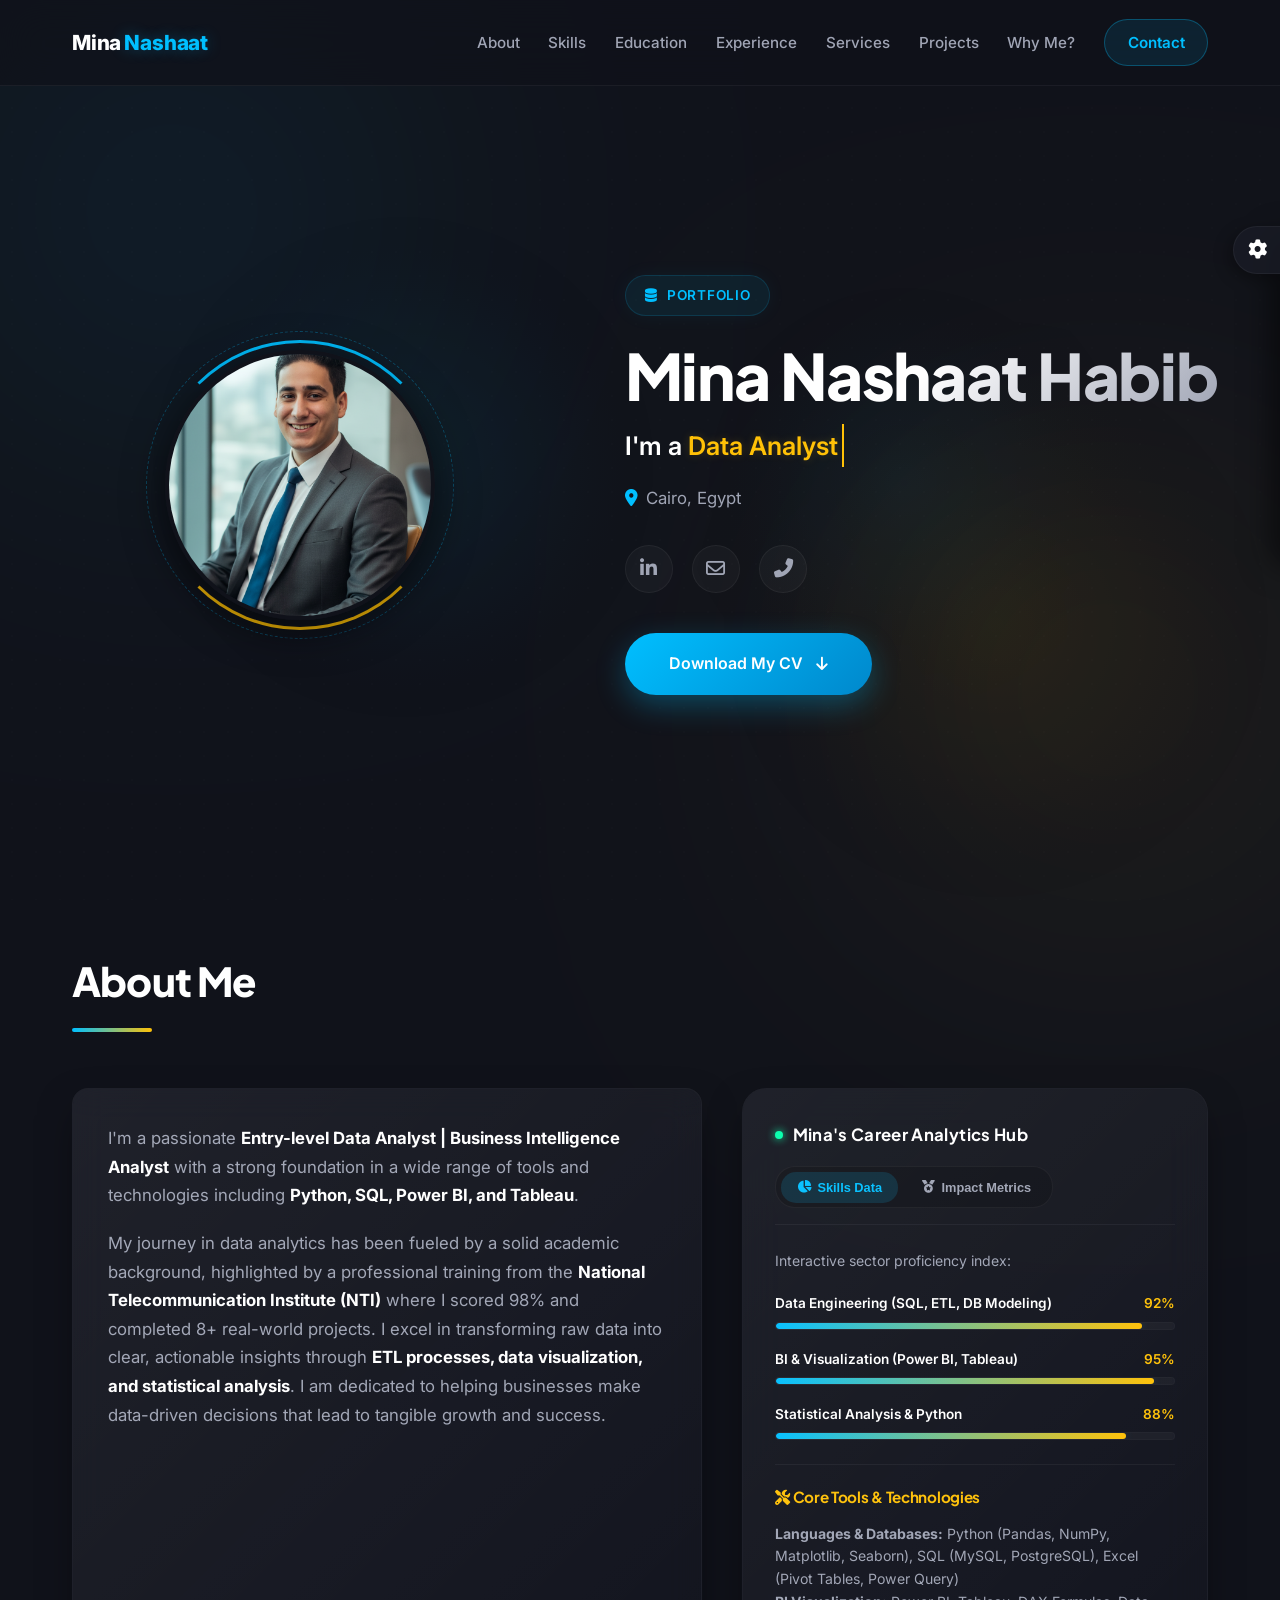
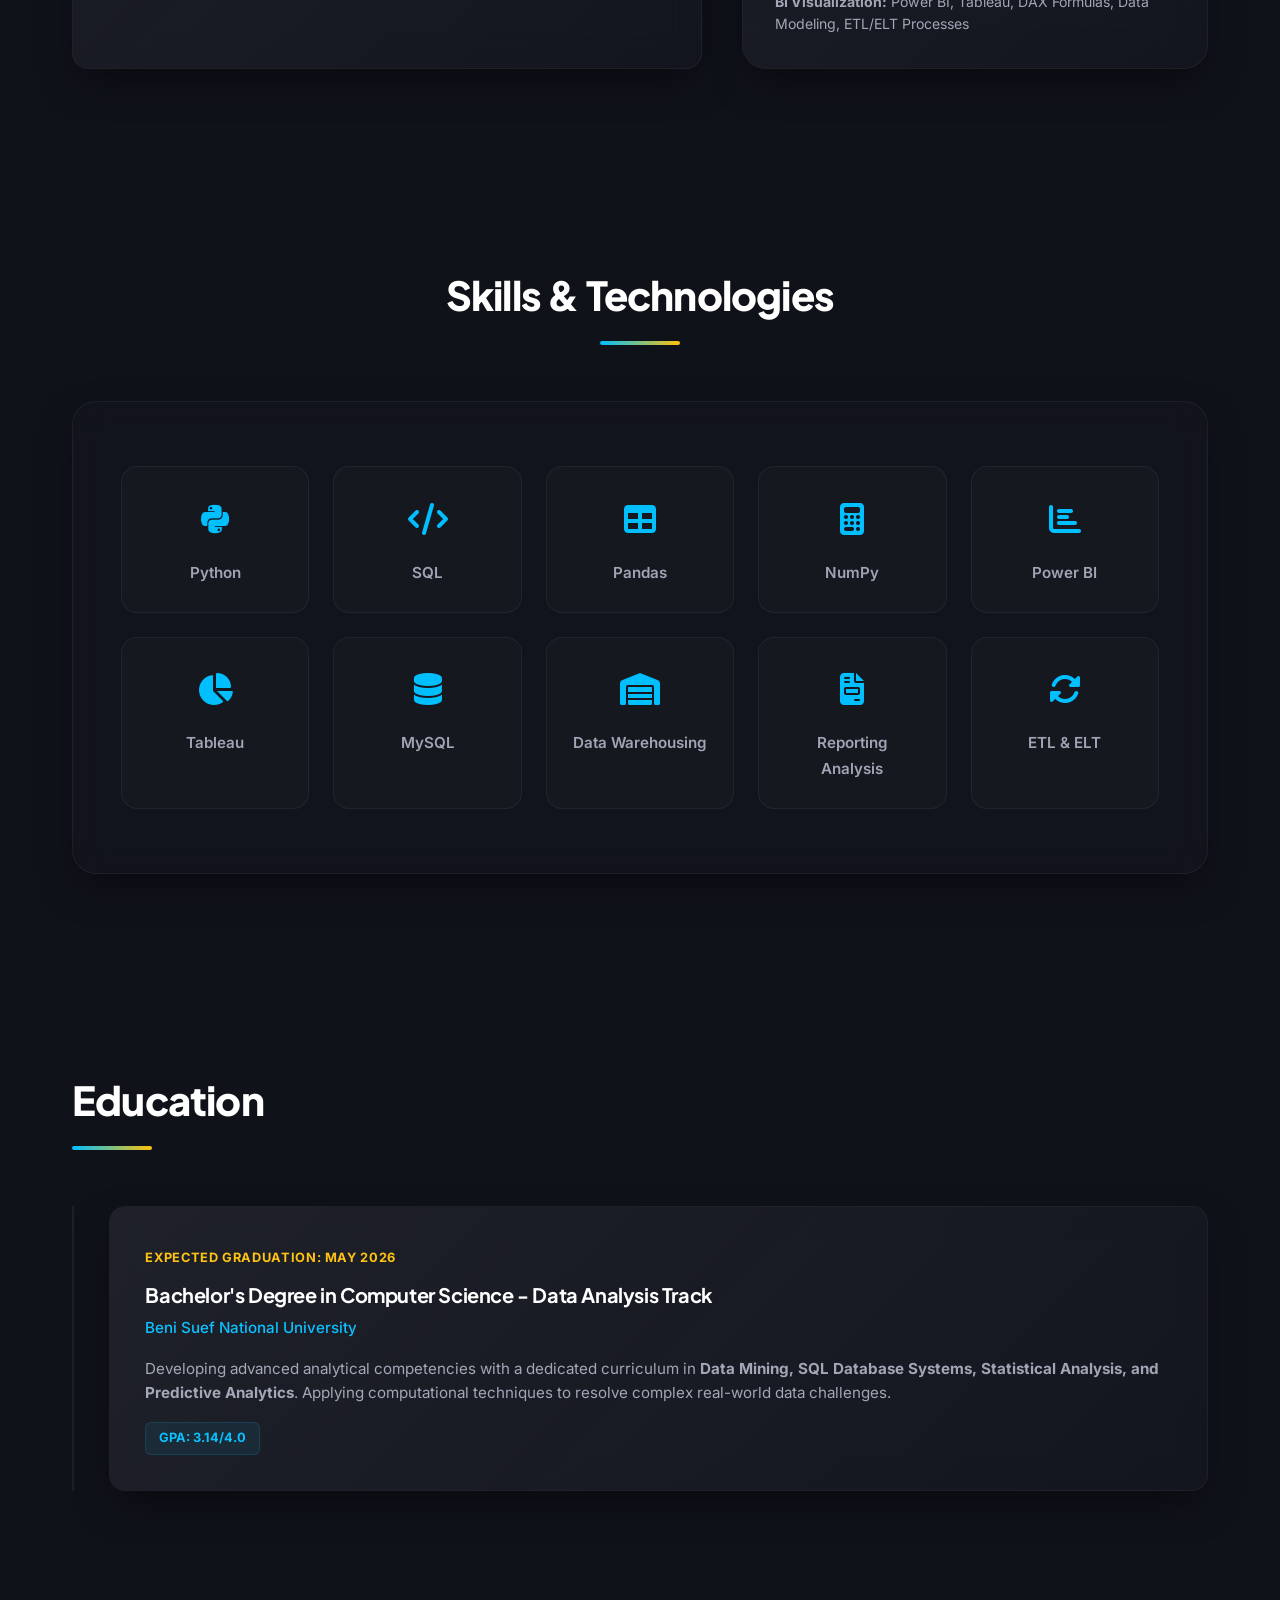
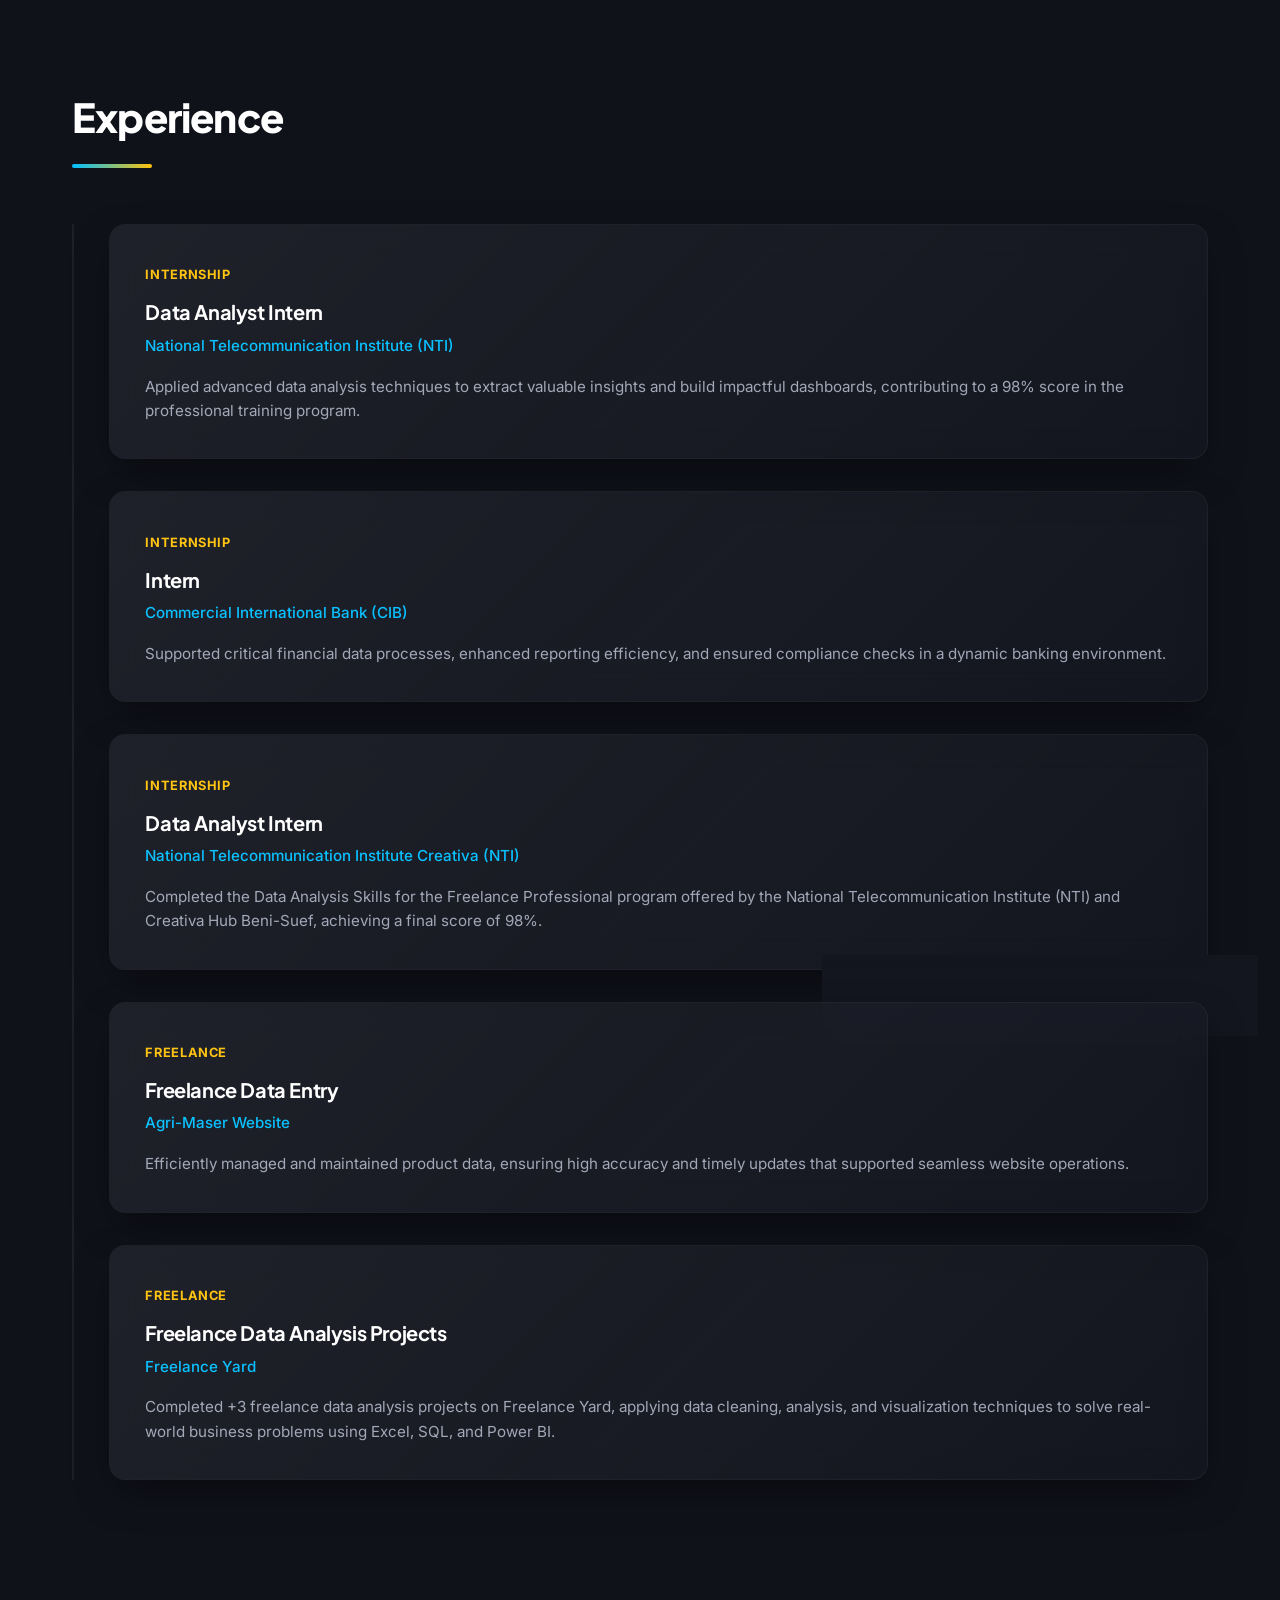
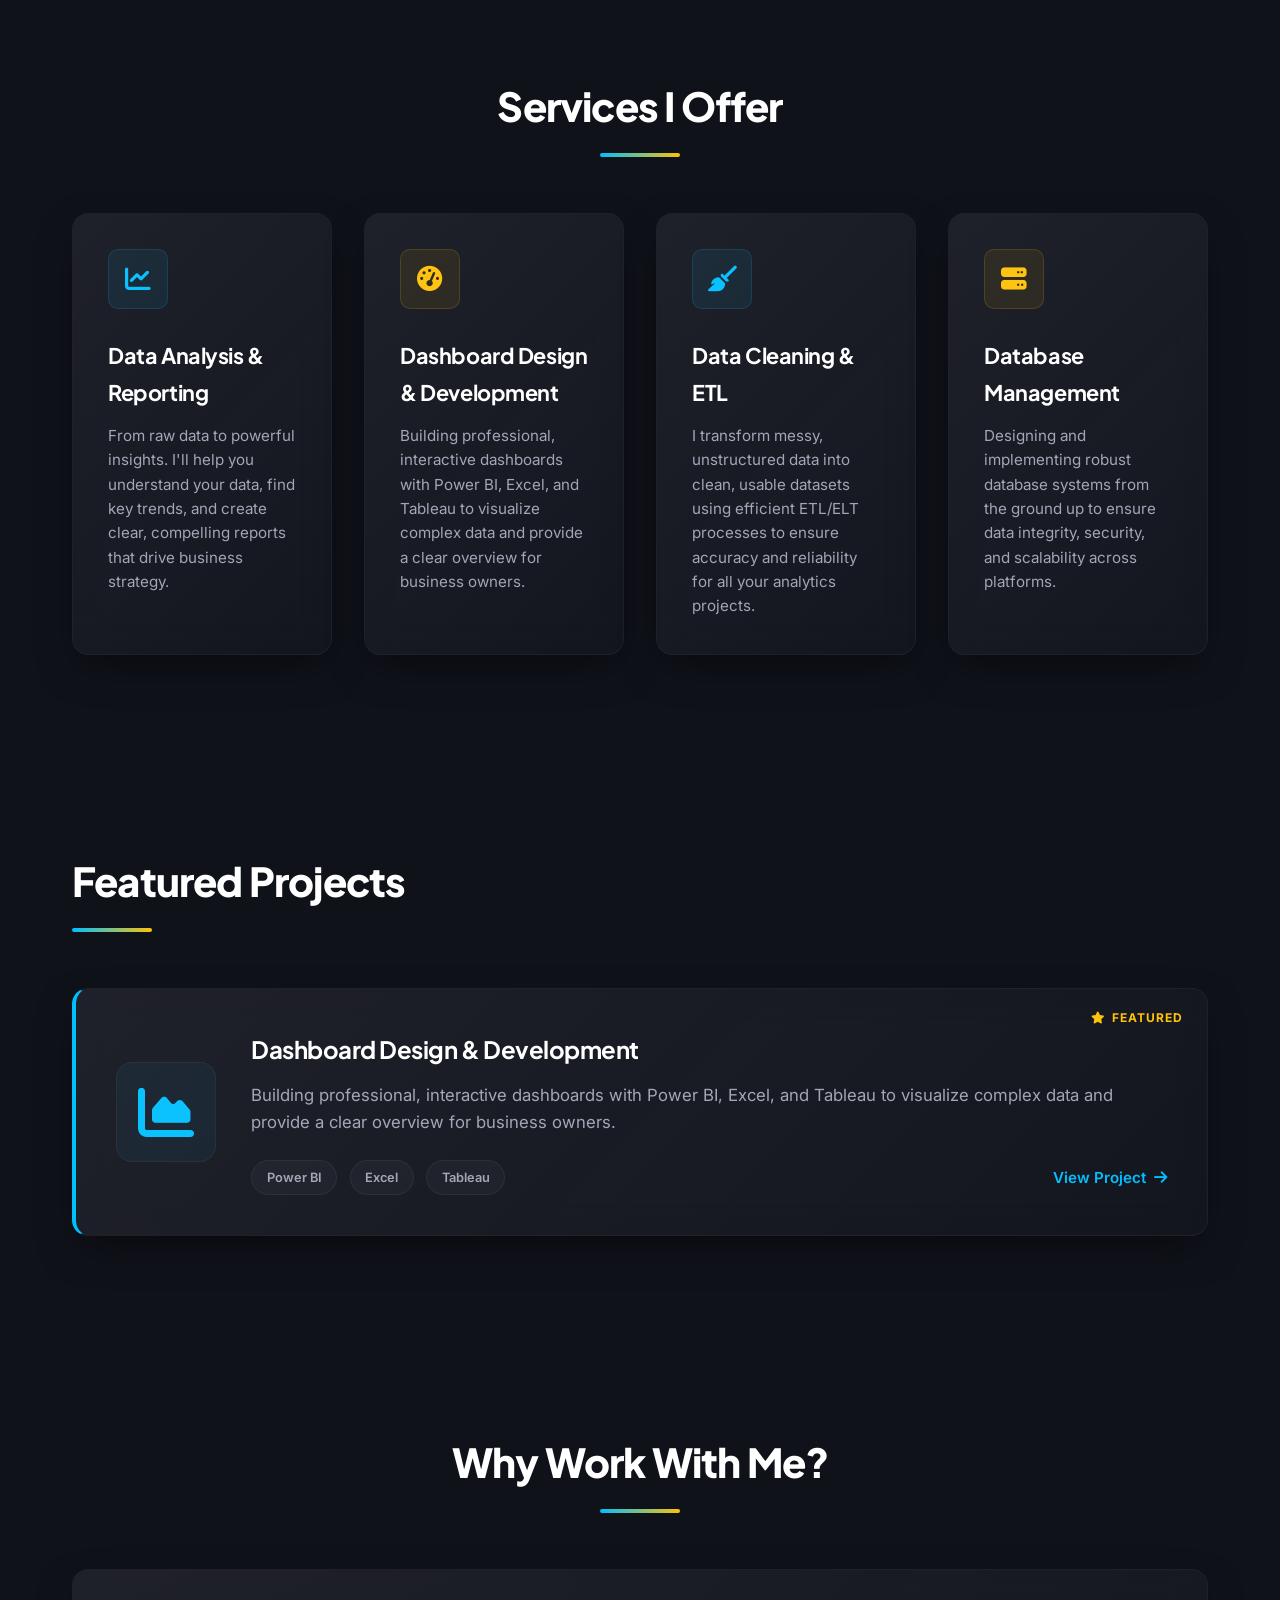
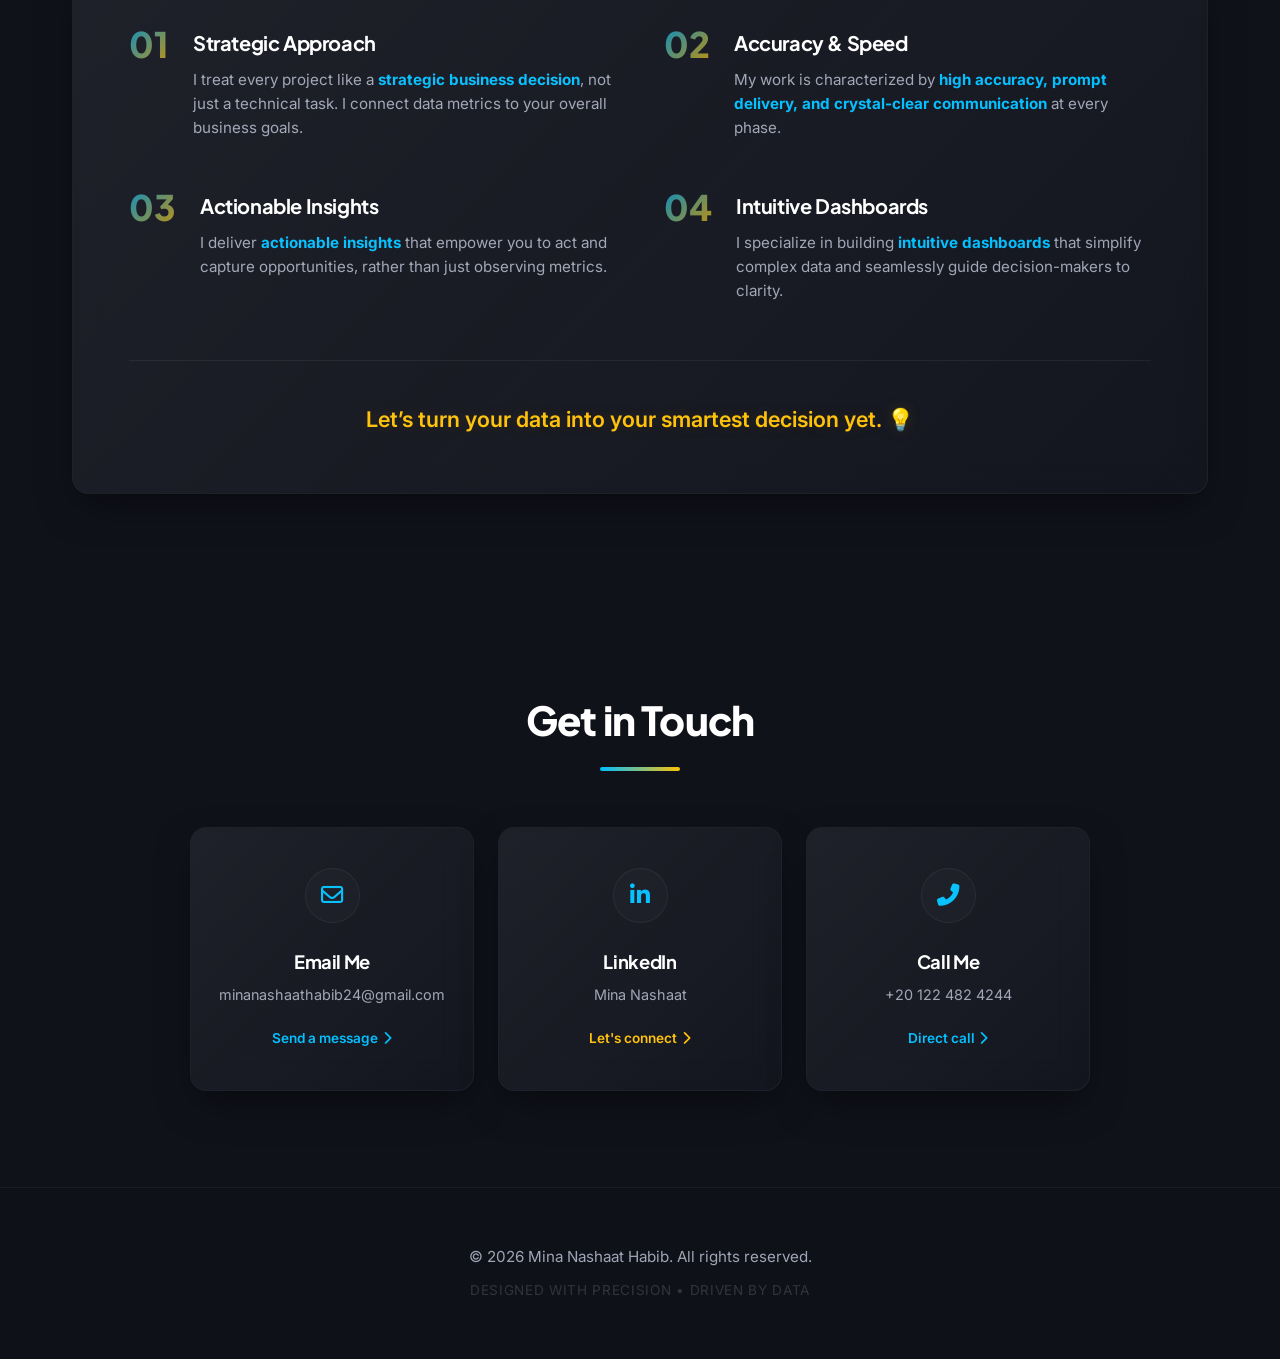
<file: index.html>
<!DOCTYPE html>
<html lang="en">
<head>
    <meta charset="UTF-8">
    <meta name="viewport" content="width=device-width, initial-scale=1.0">
    <title>Mina Nashaat Habib Botros | Portfolio</title>
    <meta name="description" content="Portfolio of Mina Nashaat Habib Botros - Entry-level Data Analyst and Junior Data Analyst based in Cairo, Egypt. Discover services, projects, and insights.">
    
    <!-- Premium Fonts -->
    <link rel="preconnect" href="https://fonts.googleapis.com">
    <link rel="preconnect" href="https://fonts.gstatic.com" crossorigin>
    <link href="https://fonts.googleapis.com/css2?family=Inter:wght@300;400;500;600;700&family=Plus+Jakarta+Sans:wght@400;500;600;700;800&display=swap" rel="stylesheet">
    
    <!-- Icon Library -->
    <link rel="stylesheet" href="https://cdnjs.cloudflare.com/ajax/libs/font-awesome/6.5.2/css/all.min.css">
    
    <!-- Custom Style System -->
    <link rel="stylesheet" href="style.css">
</head>
<body>
    <!-- Ambient Moving Background -->
    <canvas id="ambient-canvas"></canvas>
    
    <!-- Background Noise & Glow Overlays -->
    <div class="bg-glow bg-glow-blue"></div>
    <div class="bg-glow bg-glow-yellow"></div>
    <div class="noise-overlay"></div>

    <!-- Header & Navigation -->
    <header>
        <nav class="nav-container">
            <div class="logo">
                <span class="logo-text">Mina</span><span class="logo-accent">Nashaat</span>
            </div>
            <div class="nav-links">
                <a href="#about" class="nav-link active">About</a>
                <a href="#skills-box" class="nav-link">Skills</a>
                <a href="#education" class="nav-link">Education</a>
                <a href="#experience" class="nav-link">Experience</a>
                <a href="#services" class="nav-link">Services</a>
                <a href="#projects" class="nav-link">Projects</a>
                <a href="#why-me" class="nav-link">Why Me?</a>
                <a href="#contact" class="nav-link contact-btn">Contact</a>
            </div>
            <button class="menu-toggle" aria-label="Toggle navigation menu" id="menuToggle">
                <i class="fas fa-bars"></i>
            </button>
        </nav>
    </header>

    <main>
        <!-- Hero Section -->
        <section class="hero-section" id="hero">
            <div class="hero-container">
                <div class="hero-avatar-wrapper">
                    <div class="glowing-ring ring-one"></div>
                    <div class="glowing-ring ring-two"></div>
                    <img src="Gemini.png" alt="Mina Nashaat" class="profile-img">
                </div>
                <div class="hero-content">
                    <div class="badge-premium"><i class="fas fa-database"></i> Portfolio</div>
                    <h1 class="hero-title">Mina Nashaat Habib</h1>
                    <div class="roles-wrapper">
                        <span class="roles-label">I'm a </span>
                        <span class="roles-typing" id="rolesTyping"></span>
                    </div>
                    <p class="location"><i class="fas fa-map-marker-alt"></i> Cairo, Egypt</p>
                    <div class="social-icons">
                        <a href="https://www.linkedin.com/in/mina-nashaat-901638364" target="_blank" aria-label="LinkedIn"><i class="fab fa-linkedin-in"></i></a>
                        <a href="mailto:minanashaathabib24@gmail.com" aria-label="Email"><i class="far fa-envelope"></i></a>
                        <a href="tel:+201224824244" aria-label="Phone"><i class="fas fa-phone-alt"></i></a>
                    </div>
                    <div class="hero-actions">
                        <a class="btn-primary" href="Mina Nashaat – Data Analyst Cv.pdf" download>
                            <span>Download My CV</span>
                            <i class="fas fa-arrow-down"></i>
                        </a>
                    </div>
                </div>
            </div>
        </section>

        <!-- About Me Section -->
        <section id="about" class="page-section section-padding">
            <div class="section-header">
                <h2>About Me</h2>
                <div class="header-line"></div>
            </div>
            <div class="about-grid">
                <div class="about-text-card card">
                    <p class="lead-text">
                        I'm a passionate <strong>Entry-level Data Analyst | Business Intelligence Analyst</strong> with a strong foundation in a wide range of tools and technologies including <strong>Python, SQL, Power BI, and Tableau</strong>.
                    </p>
                    <p>
                        My journey in data analytics has been fueled by a solid academic background, highlighted by a professional training from the <strong>National Telecommunication Institute (NTI)</strong> where I scored 98% and completed 8+ real-world projects. I excel in transforming raw data into clear, actionable insights through <strong>ETL processes, data visualization, and statistical analysis</strong>. I am dedicated to helping businesses make data-driven decisions that lead to tangible growth and success.
                    </p>
                </div>

                <!-- Interactive Data Analyst Dashboard Widget -->
                <div class="interactive-dashboard card">
                    <div class="dashboard-header">
                        <div class="dashboard-title-wrapper">
                            <span class="dashboard-dot pulsing"></span>
                            <span class="dashboard-title">Mina's Career Analytics Hub</span>
                        </div>
                        <div class="dashboard-tabs">
                            <button class="dash-tab-btn active" id="btn-tab-skills" onclick="switchDashboardTab('skills')"><i class="fas fa-chart-pie"></i> Skills Data</button>
                            <button class="dash-tab-btn" id="btn-tab-milestones" onclick="switchDashboardTab('milestones')"><i class="fas fa-medal"></i> Impact Metrics</button>
                        </div>
                    </div>
                    
                    <div class="dashboard-content-box">
                        <!-- Skills Tab Content -->
                        <div id="dash-tab-skills" class="dash-content-pane active">
                            <p class="dash-pane-intro">Interactive sector proficiency index:</p>
                            <div class="interactive-chart-container">
                                <div class="chart-metric-bar">
                                    <div class="bar-info">
                                        <span>Data Engineering (SQL, ETL, DB Modeling)</span>
                                        <span class="bar-pct">92%</span>
                                    </div>
                                    <div class="bar-track">
                                        <div class="bar-fill" style="width: 92%; background: linear-gradient(90deg, var(--accent-blue) 0%, var(--accent-yellow) 100%);"></div>
                                    </div>
                                </div>
                                <div class="chart-metric-bar">
                                    <div class="bar-info">
                                        <span>BI & Visualization (Power BI, Tableau)</span>
                                        <span class="bar-pct">95%</span>
                                    </div>
                                    <div class="bar-track">
                                        <div class="bar-fill" style="width: 95%; background: linear-gradient(90deg, var(--accent-blue) 0%, var(--accent-yellow) 100%);"></div>
                                    </div>
                                </div>
                                <div class="chart-metric-bar">
                                    <div class="bar-info">
                                        <span>Statistical Analysis & Python</span>
                                        <span class="bar-pct">88%</span>
                                    </div>
                                    <div class="bar-track">
                                        <div class="bar-fill" style="width: 88%; background: linear-gradient(90deg, var(--accent-blue) 0%, var(--accent-yellow) 100%);"></div>
                                    </div>
                                </div>
                            </div>
                            
                            <div class="skills-detail-box" style="margin-top: 1.5rem; border-top: 1px solid var(--border-color); padding-top: 1.2rem;">
                                <h4 style="font-size: 0.95rem; margin-bottom: 0.8rem; color: var(--accent-yellow);"><i class="fas fa-tools"></i> Core Tools & Technologies</h4>
                                <p style="font-size: 0.88rem; color: var(--text-muted); line-height: 1.6;">
                                    <strong>Languages & Databases:</strong> Python (Pandas, NumPy, Matplotlib, Seaborn), SQL (MySQL, PostgreSQL), Excel (Pivot Tables, Power Query)
                                    <br>
                                    <strong>BI Visualization:</strong> Power BI, Tableau, DAX Formulas, Data Modeling, ETL/ELT Processes
                                </p>
                            </div>
                        </div>
                        
                        <!-- Milestones Tab Content -->
                        <div id="dash-tab-milestones" class="dash-content-pane">
                            <p class="dash-pane-intro">Key training & career analytics benchmarks:</p>
                            <div class="metrics-grid">
                                <div class="metric-mini-card">
                                    <span class="metric-num">98%</span>
                                    <span class="metric-lbl">NTI / CIB Score</span>
                                </div>
                                <div class="metric-mini-card">
                                    <span class="metric-num">8+</span>
                                    <span class="metric-lbl">Real-World Projects</span>
                                </div>
                                <div class="metric-mini-card">
                                    <span class="metric-num">120+</span>
                                    <span class="metric-lbl">Training Hours</span>
                                </div>
                            </div>
                            
                            <div class="milestones-detail-box" style="margin-top: 1.5rem; border-top: 1px solid var(--border-color); padding-top: 1.2rem; display: flex; flex-direction: column; gap: 0.6rem;">
                                <h4 style="font-size: 0.95rem; margin-bottom: 0.2rem; color: var(--accent-blue);"><i class="fas fa-award"></i> Verified Credentials</h4>
                                <div class="cert-item" style="font-size: 0.88rem; color: var(--text-muted); display: flex; align-items: center; gap: 0.5rem;">
                                    <i class="fas fa-check-circle" style="color: var(--accent-yellow); font-size: 0.8rem;"></i> <span><strong>NTI Data Analytics Training:</strong> Score 98% (Jul 2025)</span>
                                </div>
                                <div class="cert-item" style="font-size: 0.88rem; color: var(--text-muted); display: flex; align-items: center; gap: 0.5rem;">
                                    <i class="fas fa-check-circle" style="color: var(--accent-yellow); font-size: 0.8rem;"></i> <span><strong>CIB Internship (Data Track):</strong> Score 98% (Jul 2025)</span>
                                </div>
                                <div class="cert-item" style="font-size: 0.88rem; color: var(--text-muted); display: flex; align-items: center; gap: 0.5rem;">
                                    <i class="fas fa-check-circle" style="color: var(--accent-yellow); font-size: 0.8rem;"></i> <span><strong>NTI Creativa Hub Trainee:</strong> Certified Graduate (Oct 2025)</span>
                                </div>
                            </div>
                        </div>
                    </div>
                </div>
            </div>
        </section>

        <!-- Skills & Technologies -->
        <section class="page-section section-padding" id="skills-box">
            <div class="section-header text-center">
                <h2>Skills & Technologies</h2>
                <div class="header-line center"></div>
            </div>
            <div class="skills-wrapper">
                <div class="skills-grid">
                    <div class="skill-item">
                        <div class="skill-icon"><i class="fab fa-python"></i></div>
                        <span class="skill-name">Python</span>
                    </div>
                    <div class="skill-item">
                        <div class="skill-icon"><i class="fas fa-code"></i></div>
                        <span class="skill-name">SQL</span>
                    </div>
                    <div class="skill-item">
                        <div class="skill-icon"><i class="fas fa-table"></i></div>
                        <span class="skill-name">Pandas</span>
                    </div>
                    <div class="skill-item">
                        <div class="skill-icon"><i class="fas fa-calculator"></i></div>
                        <span class="skill-name">NumPy</span>
                    </div>
                    <div class="skill-item">
                        <div class="skill-icon"><i class="fas fa-chart-bar"></i></div>
                        <span class="skill-name">Power BI</span>
                    </div>
                    <div class="skill-item">
                        <div class="skill-icon"><i class="fas fa-chart-pie"></i></div>
                        <span class="skill-name">Tableau</span>
                    </div>
                    <div class="skill-item">
                        <div class="skill-icon"><i class="fas fa-database"></i></div>
                        <span class="skill-name">MySQL</span>
                    </div>
                    <div class="skill-item">
                        <div class="skill-icon"><i class="fas fa-warehouse"></i></div>
                        <span class="skill-name">Data Warehousing</span>
                    </div>
                    <div class="skill-item">
                        <div class="skill-icon"><i class="fas fa-file-invoice"></i></div>
                        <span class="skill-name">Reporting Analysis</span>
                    </div>
                    <div class="skill-item">
                        <div class="skill-icon"><i class="fas fa-sync-alt"></i></div>
                        <span class="skill-name">ETL & ELT</span>
                    </div>
                </div>
            </div>
        </section>

        <!-- Education Section -->
        <section id="education" class="page-section section-padding">
            <div class="section-header">
                <h2>Education</h2>
                <div class="header-line"></div>
            </div>
            
            <div class="timeline">
                <div class="timeline-item card">
                    <div class="timeline-dot"></div>
                    <span class="timeline-date">Expected Graduation: May 2026</span>
                    <h4 class="timeline-title">Bachelor's Degree in Computer Science - Data Analysis Track</h4>
                    <span class="timeline-subtitle">Beni Suef National University</span>
                    <p class="timeline-desc">
                        Developing advanced analytical competencies with a dedicated curriculum in <strong>Data Mining, SQL Database Systems, Statistical Analysis, and Predictive Analytics</strong>. Applying computational techniques to resolve complex real-world data challenges.
                    </p>
                    <div class="timeline-tag">GPA: 3.14/4.0</div>
                </div>
            </div>
        </section>

        <!-- Experience Section -->
        <section id="experience" class="page-section section-padding">
            <div class="section-header">
                <h2>Experience</h2>
                <div class="header-line"></div>
            </div>
            
            <div class="timeline">
                <div class="timeline-item card">
                    <div class="timeline-dot"></div>
                    <span class="timeline-date">Internship</span>
                    <h4 class="timeline-title">Data Analyst Intern</h4>
                    <span class="timeline-subtitle">National Telecommunication Institute (NTI)</span>
                    <p class="timeline-desc">
                        Applied advanced data analysis techniques to extract valuable insights and build impactful dashboards, contributing to a 98% score in the professional training program.
                    </p>
                </div>
                <div class="timeline-item card">
                    <div class="timeline-dot"></div>
                    <span class="timeline-date">Internship</span>
                    <h4 class="timeline-title">Intern</h4>
                    <span class="timeline-subtitle">Commercial International Bank (CIB)</span>
                    <p class="timeline-desc">
                        Supported critical financial data processes, enhanced reporting efficiency, and ensured compliance checks in a dynamic banking environment.
                    </p>
                </div>
                <div class="timeline-item card">
                    <div class="timeline-dot"></div>
                    <span class="timeline-date">Internship</span>
                    <h4 class="timeline-title">Data Analyst Intern</h4>
                    <span class="timeline-subtitle">National Telecommunication Institute Creativa (NTI)</span>
                    <p class="timeline-desc">
                        Completed the Data Analysis Skills for the Freelance Professional program offered by the National Telecommunication Institute (NTI) and Creativa Hub Beni-Suef, achieving a final score of 98%.
                    </p>
                </div>
                <div class="timeline-item card">
                    <div class="timeline-dot"></div>
                    <span class="timeline-date">Freelance</span>
                    <h4 class="timeline-title">Freelance Data Entry</h4>
                    <span class="timeline-subtitle">Agri-Maser Website</span>
                    <p class="timeline-desc">
                        Efficiently managed and maintained product data, ensuring high accuracy and timely updates that supported seamless website operations.
                    </p>
                </div>
                <div class="timeline-item card">
                    <div class="timeline-dot"></div>
                    <span class="timeline-date">Freelance</span>
                    <h4 class="timeline-title">Freelance Data Analysis Projects</h4>
                    <span class="timeline-subtitle">Freelance Yard</span>
                    <p class="timeline-desc">
                        Completed +3 freelance data analysis projects on Freelance Yard, applying data cleaning, analysis, and visualization techniques to solve real-world business problems using Excel, SQL, and Power BI.
                    </p>
                </div>
            </div>
        </section>

        <!-- Services Section -->
        <section id="services" class="page-section section-padding">
            <div class="section-header text-center">
                <h2>Services I Offer</h2>
                <div class="header-line center"></div>
            </div>
            <div class="services-grid">
                <div class="service-card card">
                    <div class="service-icon-wrapper">
                        <i class="fas fa-chart-line"></i>
                    </div>
                    <h3>Data Analysis & Reporting</h3>
                    <p>From raw data to powerful insights. I'll help you understand your data, find key trends, and create clear, compelling reports that drive business strategy.</p>
                </div>
                <div class="service-card card">
                    <div class="service-icon-wrapper">
                        <i class="fas fa-tachometer-alt"></i>
                    </div>
                    <h3>Dashboard Design & Development</h3>
                    <p>Building professional, interactive dashboards with Power BI, Excel, and Tableau to visualize complex data and provide a clear overview for business owners.</p>
                </div>
                <div class="service-card card">
                    <div class="service-icon-wrapper">
                        <i class="fas fa-broom"></i>
                    </div>
                    <h3>Data Cleaning & ETL</h3>
                    <p>I transform messy, unstructured data into clean, usable datasets using efficient ETL/ELT processes to ensure accuracy and reliability for all your analytics projects.</p>
                </div>
                <div class="service-card card">
                    <div class="service-icon-wrapper">
                        <i class="fas fa-server"></i>
                    </div>
                    <h3>Database Management</h3>
                    <p>Designing and implementing robust database systems from the ground up to ensure data integrity, security, and scalability across platforms.</p>
                </div>
            </div>
        </section>

        <!-- Projects Section -->
        <section id="projects" class="page-section section-padding">
            <div class="section-header">
                <h2>Featured Projects</h2>
                <div class="header-line"></div>
            </div>
            <div class="projects-grid">
                <a href="about.html" target="_blank" class="project-card-link">
                    <div class="project-card card">
                        <div class="project-badge"><i class="fas fa-star"></i> Featured</div>
                        <div class="project-icon"><i class="fas fa-chart-area"></i></div>
                        <div class="project-content">
                            <h3>Dashboard Design & Development</h3>
                            <p>
                                Building professional, interactive dashboards with Power BI, Excel, and Tableau to visualize complex data and provide a clear overview for business owners.
                            </p>
                            <div class="project-footer">
                                <span class="project-tech">Power BI</span>
                                <span class="project-tech">Excel</span>
                                <span class="project-tech">Tableau</span>
                                <span class="view-link">View Project <i class="fas fa-arrow-right"></i></span>
                            </div>
                        </div>
                    </div>
                </a>
            </div>
        </section>

        <!-- Why Work With Me Section -->
        <section id="why-me" class="page-section section-padding">
            <div class="section-header text-center">
                <h2>Why Work With Me?</h2>
                <div class="header-line center"></div>
            </div>
            <div class="why-me-container card">
                <div class="why-me-grid">
                    <div class="why-me-item">
                        <div class="why-me-number">01</div>
                        <div class="why-me-content">
                            <h4>Strategic Approach</h4>
                            <p>I treat every project like a <strong>strategic business decision</strong>, not just a technical task. I connect data metrics to your overall business goals.</p>
                        </div>
                    </div>
                    <div class="why-me-item">
                        <div class="why-me-number">02</div>
                        <div class="why-me-content">
                            <h4>Accuracy & Speed</h4>
                            <p>My work is characterized by <strong>high accuracy, prompt delivery, and crystal-clear communication</strong> at every phase.</p>
                        </div>
                    </div>
                    <div class="why-me-item">
                        <div class="why-me-number">03</div>
                        <div class="why-me-content">
                            <h4>Actionable Insights</h4>
                            <p>I deliver <strong>actionable insights</strong> that empower you to act and capture opportunities, rather than just observing metrics.</p>
                        </div>
                    </div>
                    <div class="why-me-item">
                        <div class="why-me-number">04</div>
                        <div class="why-me-content">
                            <h4>Intuitive Dashboards</h4>
                            <p>I specialize in building <strong>intuitive dashboards</strong> that simplify complex data and seamlessly guide decision-makers to clarity.</p>
                        </div>
                    </div>
                </div>
                <div class="why-me-cta">
                    <p class="cta-message">Let’s turn your data into your smartest decision yet. 💡</p>
                </div>
            </div>
        </section>

        <!-- Contact Section -->
        <section id="contact" class="page-section section-padding">
            <div class="section-header text-center">
                <h2>Get in Touch</h2>
                <div class="header-line center"></div>
            </div>
            
            <div class="contact-wrapper">
                <div class="contact-info-cards">
                    <div class="contact-card card clickable" onclick="window.location.href='mailto:minanashaathabib24@gmail.com'">
                        <div class="contact-icon"><i class="far fa-envelope"></i></div>
                        <h3>Email Me</h3>
                        <p class="contact-value">minanashaathabib24@gmail.com</p>
                        <span class="contact-action">Send a message <i class="fas fa-chevron-right"></i></span>
                    </div>
                    
                    <div class="contact-card card clickable" onclick="window.open('https://www.linkedin.com/in/mina-nashaat-901638364', '_blank')">
                        <div class="contact-icon"><i class="fab fa-linkedin-in"></i></div>
                        <h3>LinkedIn</h3>
                        <p class="contact-value">Mina Nashaat</p>
                        <span class="contact-action">Let's connect <i class="fas fa-chevron-right"></i></span>
                    </div>

                    <div class="contact-card card clickable" onclick="window.location.href='tel:+201224824244'">
                        <div class="contact-icon"><i class="fas fa-phone-alt"></i></div>
                        <h3>Call Me</h3>
                        <p class="contact-value">+20 122 482 4244</p>
                        <span class="contact-action">Direct call <i class="fas fa-chevron-right"></i></span>
                    </div>
                </div>
            </div>
        </section>
    </main>

    <!-- Scroll to Top Button -->
    <button class="scroll-to-top" id="scrollTopBtn" aria-label="Scroll to top">
        <i class="fas fa-chevron-up"></i>
    </button>

    <!-- Floating Interactive Theme Switcher Widget -->
    <div class="theme-switcher-widget" id="themeSwitcher">
        <div class="theme-switcher-toggle" id="themeToggleBtn">
            <i class="fas fa-cog"></i>
        </div>
        <div class="theme-switcher-title">Customize Accent</div>
        <div class="theme-options-grid">
            <button class="theme-opt-btn active" data-theme="cyber">
                <span class="theme-color-dot"></span>
                <span>Cyber Sky (Default)</span>
            </button>
            <button class="theme-opt-btn" data-theme="emerald">
                <span class="theme-color-dot"></span>
                <span>Emerald Gold</span>
            </button>
            <button class="theme-opt-btn" data-theme="retro">
                <span class="theme-color-dot"></span>
                <span>Retro Violet</span>
            </button>
        </div>
        <div class="cursor-toggle-wrapper">
            <span class="toggle-switch-lbl">Custom Cursor</span>
            <div class="toggle-switch-btn active" id="cursorToggleSwitch">
                <div class="toggle-switch-knob"></div>
            </div>
        </div>
    </div>

    <!-- Custom Ambient Follow Cursor Elements -->
    <div class="custom-cursor-dot" id="customCursorDot"></div>
    <div class="custom-cursor-ring" id="customCursorRing"></div>

    <footer>
        <div class="footer-container">
            <p>&copy; 2026 Mina Nashaat Habib. All rights reserved.</p>
            <p class="footer-sub">Designed with precision &bull; Driven by Data</p>
        </div>
    </footer>

    <!-- Core Script System -->
    <script src="script.js"></script>
</body>
</html>
</file>
<file: style.css>
/* ==========================================================================
   🎨 Brand Core Design System & Tokens
   ========================================================================== */
:root {
    /* Color Palette */
    --dark-bg: #10121a;
    --dark-primary: #191c26;
    --text-color: #e0e0e0;
    --text-muted: #a0a5b5;
    --accent-blue: #00bfff;
    --accent-blue-rgb: 0, 191, 255;
    --accent-yellow: #ffc107;
    --accent-yellow-rgb: 255, 193, 7;
    
    /* Premium Glassmorphism Tokens */
    --card-bg: rgba(25, 28, 38, 0.45);
    --border-color: rgba(255, 255, 255, 0.05);
    --border-glow-blue: rgba(0, 191, 255, 0.25);
    --border-glow-yellow: rgba(255, 193, 7, 0.25);
    --glass-shadow: 0 16px 40px -10px rgba(0, 0, 0, 0.5);
    
    /* Layout Tokens */
    --max-width: 1200px;
    --border-radius-lg: 24px;
    --border-radius-md: 16px;
    --border-radius-sm: 10px;
    --transition-smooth: all 0.4s cubic-bezier(0.16, 1, 0.3, 1);
    --transition-bounce: all 0.5s cubic-bezier(0.175, 0.885, 0.32, 1.275);
}

/* ==========================================================================
   🧱 Reset & Core Layout Style
   ========================================================================== */
* {
    box-sizing: border-box;
    margin: 0;
    padding: 0;
    scroll-behavior: smooth;
}

body {
    background-color: var(--dark-bg);
    color: var(--text-color);
    font-family: 'Inter', -apple-system, BlinkMacSystemFont, "Segoe UI", Roboto, sans-serif;
    line-height: 1.7;
    overflow-x: hidden;
    position: relative;
    -webkit-font-smoothing: antialiased;
}

h1, h2, h3, h4, h5, h6 {
    font-family: 'Plus Jakarta Sans', sans-serif;
    font-weight: 700;
    color: #ffffff;
    letter-spacing: -0.02em;
}

/* Custom Scrollbar */
::-webkit-scrollbar {
    width: 10px;
}
::-webkit-scrollbar-track {
    background: var(--dark-bg);
}
::-webkit-scrollbar-thumb {
    background: rgba(255, 255, 255, 0.1);
    border-radius: 5px;
    border: 2px solid var(--dark-bg);
    transition: var(--transition-smooth);
}
::-webkit-scrollbar-thumb:hover {
    background: var(--accent-blue);
}

/* ==========================================================================
   ✨ Background Ambient Effects
   ========================================================================== */
#ambient-canvas {
    position: fixed;
    top: 0;
    left: 0;
    width: 100vw;
    height: 100vh;
    z-index: -3;
    pointer-events: none;
    opacity: 0.85;
}

/* Ambient Radial Glow Overlays */
.bg-glow {
    position: fixed;
    width: 600px;
    height: 600px;
    border-radius: 50%;
    filter: blur(140px);
    z-index: -2;
    pointer-events: none;
    opacity: 0.15;
    mix-blend-mode: screen;
}

.bg-glow-blue {
    top: -10%;
    left: -10%;
    background: radial-gradient(circle, var(--accent-blue) 0%, transparent 70%);
    animation: drift-slow 25s ease-in-out infinite alternate;
}

.bg-glow-yellow {
    bottom: -10%;
    right: -10%;
    background: radial-gradient(circle, var(--accent-yellow) 0%, transparent 70%);
    animation: drift-slow 20s ease-in-out infinite alternate-reverse;
}

.noise-overlay {
    position: fixed;
    top: 0;
    left: 0;
    width: 100%;
    height: 100%;
    background-image: radial-gradient(rgba(255,255,255,0.02) 1px, transparent 0);
    background-size: 24px 24px;
    z-index: -1;
    pointer-events: none;
    opacity: 0.6;
}

@keyframes drift-slow {
    0% { transform: translate(0, 0) scale(1) rotate(0deg); }
    50% { transform: translate(80px, 40px) scale(1.1) rotate(180deg); }
    100% { transform: translate(-40px, 80px) scale(0.9) rotate(360deg); }
}

/* ==========================================================================
   💎 Glassmorphism Card System
   ========================================================================== */
.card {
    background: var(--card-bg);
    border: 1px solid var(--border-color);
    border-radius: var(--border-radius-md);
    padding: 2.2rem;
    backdrop-filter: blur(16px);
    -webkit-backdrop-filter: blur(16px);
    box-shadow: var(--glass-shadow);
    transition: var(--transition-smooth);
    position: relative;
    overflow: hidden;
}

.card::before {
    content: '';
    position: absolute;
    top: 0;
    left: 0;
    width: 100%;
    height: 100%;
    background: linear-gradient(135deg, rgba(255,255,255,0.05) 0%, transparent 100%);
    pointer-events: none;
    z-index: 1;
}

/* Card Hover Interactions */
.card:hover {
    transform: translateY(-8px);
    border-color: rgba(255, 255, 255, 0.12);
    box-shadow: 0 22px 50px -15px rgba(0, 0, 0, 0.7), 
                0 0 30px rgba(0, 191, 255, 0.05);
}

/* ==========================================================================
   🔝 Navigation & Header
   ========================================================================== */
header {
    position: sticky;
    top: 0;
    background: rgba(16, 18, 26, 0.7);
    backdrop-filter: blur(20px);
    -webkit-backdrop-filter: blur(20px);
    border-bottom: 1px solid var(--border-color);
    z-index: 1000;
    transition: var(--transition-smooth);
}

.nav-container {
    max-width: var(--max-width);
    margin: auto;
    display: flex;
    align-items: center;
    justify-content: space-between;
    padding: 1.2rem 2rem;
}

.logo {
    font-size: 1.3rem;
    font-weight: 800;
    letter-spacing: -0.01em;
    display: flex;
    gap: 0.2rem;
    align-items: center;
    cursor: pointer;
}

.logo-text {
    color: #ffffff;
}

.logo-accent {
    color: var(--accent-blue);
    text-shadow: 0 0 15px rgba(0, 191, 255, 0.3);
}

.nav-links {
    display: flex;
    align-items: center;
    gap: 1.8rem;
}

.nav-link {
    color: var(--text-muted);
    text-decoration: none;
    font-size: 0.95rem;
    font-weight: 500;
    transition: var(--transition-smooth);
    position: relative;
    padding: 0.4rem 0;
}

.nav-link::after {
    content: '';
    position: absolute;
    bottom: 0;
    left: 0;
    width: 0;
    height: 2px;
    background: linear-gradient(90deg, var(--accent-blue), var(--accent-yellow));
    transition: var(--transition-smooth);
    border-radius: 2px;
}

.nav-link:hover {
    color: #ffffff;
}

.nav-link:hover::after,
.nav-link.active::after {
    width: 100%;
}

.nav-link.active {
    color: var(--accent-blue);
    font-weight: 600;
}

.contact-btn {
    padding: 0.6rem 1.4rem;
    background: rgba(0, 191, 255, 0.1);
    border: 1px solid rgba(0, 191, 255, 0.3);
    border-radius: 30px;
    font-weight: 600;
    color: var(--accent-blue) !important;
}

.contact-btn:hover {
    background: var(--accent-blue);
    color: #ffffff !important;
    box-shadow: 0 0 20px rgba(0, 191, 255, 0.4);
    transform: translateY(-2px);
}

.contact-btn::after {
    display: none;
}

.menu-toggle {
    display: none;
    background: none;
    border: none;
    color: #ffffff;
    font-size: 1.4rem;
    cursor: pointer;
    z-index: 1001;
}

/* ==========================================================================
   🌟 Hero Section
   ========================================================================== */
.hero-section {
    position: relative;
    padding: 7rem 2rem 5rem;
    display: flex;
    justify-content: center;
    align-items: center;
    min-height: 85vh;
}

.hero-container {
    max-width: var(--max-width);
    width: 100%;
    display: grid;
    grid-template-columns: 1.1fr 1.3fr;
    gap: 4rem;
    align-items: center;
}

/* Avatar Pulsing Outlines */
.hero-avatar-wrapper {
    position: relative;
    width: 320px;
    height: 320px;
    justify-self: center;
    display: flex;
    justify-content: center;
    align-items: center;
}

.profile-img {
    width: 270px;
    height: 270px;
    border-radius: 50%;
    object-fit: cover;
    z-index: 5;
    border: 4px solid var(--dark-bg);
    box-shadow: 0 10px 40px rgba(0, 0, 0, 0.6);
    transition: var(--transition-bounce);
}

.hero-avatar-wrapper:hover .profile-img {
    transform: scale(1.05);
    border-color: rgba(var(--accent-blue-rgb), 0.5);
}

.glowing-ring {
    position: absolute;
    border-radius: 50%;
    top: 50%;
    left: 50%;
    transform: translate(-50%, -50%);
    pointer-events: none;
}

.ring-one {
    width: 290px;
    height: 290px;
    border: 3px solid transparent;
    border-top-color: var(--accent-blue);
    border-bottom-color: var(--accent-yellow);
    z-index: 2;
    animation: spin-glowing 15s linear infinite;
}

.ring-two {
    width: 308px;
    height: 308px;
    border: 1.5px dashed var(--accent-blue);
    opacity: 0.3;
    z-index: 1;
    animation: spin-glowing 25s linear infinite reverse;
}

.hero-avatar-wrapper:hover .ring-one {
    animation-duration: 6s;
    box-shadow: 0 0 30px rgba(0, 191, 255, 0.2);
}

@keyframes spin-glowing {
    from { transform: translate(-50%, -50%) rotate(0deg); }
    to { transform: translate(-50%, -50%) rotate(360deg); }
}

/* Hero Content */
.hero-content {
    display: flex;
    flex-direction: column;
    align-items: flex-start;
}

.badge-premium {
    display: inline-flex;
    align-items: center;
    gap: 0.6rem;
    padding: 0.5rem 1.2rem;
    background: rgba(0, 191, 255, 0.08);
    border: 1px solid rgba(0, 191, 255, 0.15);
    color: var(--accent-blue);
    font-size: 0.85rem;
    font-weight: 600;
    border-radius: 40px;
    margin-bottom: 1.5rem;
    letter-spacing: 0.05em;
    text-transform: uppercase;
    box-shadow: 0 0 20px rgba(0, 191, 255, 0.05);
}

.hero-title {
    font-size: 4rem;
    line-height: 1.1;
    margin-bottom: 1rem;
    font-weight: 800;
    background: linear-gradient(135deg, #ffffff 50%, var(--text-muted) 100%);
    -webkit-background-clip: text;
    -webkit-text-fill-color: transparent;
}

.roles-wrapper {
    font-size: 1.6rem;
    font-weight: 600;
    color: #ffffff;
    margin-bottom: 1.2rem;
    height: 2.4rem;
    display: flex;
    align-items: center;
}

.roles-typing {
    color: var(--accent-yellow);
    border-right: 2px solid var(--accent-yellow);
    padding-right: 4px;
    margin-left: 0.4rem;
    animation: blink-caret 0.75s step-end infinite;
    text-shadow: 0 0 10px rgba(255, 193, 7, 0.2);
}

@keyframes blink-caret {
    from, to { border-color: transparent }
    50% { border-color: var(--accent-yellow); }
}

.location {
    font-size: 1.05rem;
    color: var(--text-muted);
    display: flex;
    align-items: center;
    gap: 0.5rem;
    margin-bottom: 2rem;
}

.location i {
    color: var(--accent-blue);
}

.social-icons {
    display: flex;
    gap: 1.2rem;
    margin-bottom: 2.5rem;
}

.social-icons a {
    display: flex;
    justify-content: center;
    align-items: center;
    width: 48px;
    height: 48px;
    border-radius: 50%;
    background: rgba(255, 255, 255, 0.03);
    border: 1px solid var(--border-color);
    color: var(--text-muted);
    font-size: 1.2rem;
    text-decoration: none;
    transition: var(--transition-bounce);
}

.social-icons a:hover {
    color: #ffffff;
    transform: translateY(-5px);
    background: rgba(0, 191, 255, 0.15);
    border-color: var(--accent-blue);
    box-shadow: 0 0 25px rgba(0, 191, 255, 0.3);
}

/* Call to Action Button */
.btn-primary {
    display: inline-flex;
    align-items: center;
    gap: 0.8rem;
    padding: 1.1rem 2.8rem;
    background: linear-gradient(135deg, var(--accent-blue) 0%, #0088cc 100%);
    color: #ffffff;
    font-weight: 600;
    font-size: 1rem;
    text-decoration: none;
    border-radius: 50px;
    box-shadow: 0 10px 30px rgba(0, 191, 255, 0.3);
    transition: var(--transition-bounce);
    position: relative;
    overflow: hidden;
    border: none;
    cursor: pointer;
}

.btn-primary::before {
    content: '';
    position: absolute;
    top: 0;
    left: -100%;
    width: 100%;
    height: 100%;
    background: linear-gradient(90deg, transparent, rgba(255,255,255,0.2), transparent);
    transition: 0.6s;
}

.btn-primary:hover::before {
    left: 100%;
}

.btn-primary:hover {
    transform: translateY(-4px) scale(1.02);
    box-shadow: 0 15px 35px rgba(0, 191, 255, 0.5), 
                0 0 20px rgba(0, 191, 255, 0.2);
}

.btn-primary i {
    font-size: 0.95rem;
    transition: var(--transition-smooth);
}

.btn-primary:hover i {
    transform: translateY(3px);
}

/* ==========================================================================
   📂 Page Sections Layout & Reveal
   ========================================================================== */
.page-section {
    max-width: var(--max-width);
    margin: auto;
    opacity: 0;
    transform: translateY(50px);
    transition: opacity 0.8s cubic-bezier(0.16, 1, 0.3, 1),
                transform 0.8s cubic-bezier(0.16, 1, 0.3, 1);
}

.page-section.show {
    opacity: 1;
    transform: translateY(0);
}

.section-padding {
    padding: 6rem 2rem;
}

/* Section Header */
.section-header {
    margin-bottom: 3.5rem;
    position: relative;
}

.section-header.text-center {
    text-align: center;
}

.section-header h2 {
    font-size: 2.5rem;
    font-weight: 800;
    margin-bottom: 0.8rem;
    display: inline-block;
}

.header-line {
    width: 80px;
    height: 4px;
    background: linear-gradient(90deg, var(--accent-blue), var(--accent-yellow));
    border-radius: 2px;
}

.header-line.center {
    margin: 0 auto;
}

/* ==========================================================================
   👤 About Section
   ========================================================================== */
.about-grid {
    display: grid;
    grid-template-columns: 1.15fr 0.85fr;
    gap: 2.5rem;
    align-items: stretch;
}

@media (max-width: 992px) {
    .about-grid {
        grid-template-columns: 1fr;
    }
}

.lead-text {
    font-size: 1.25rem;
    color: #ffffff;
    line-height: 1.7;
    margin-bottom: 1.5rem;
}

.about-text-card p {
    color: var(--text-muted);
    font-size: 1.05rem;
    margin-bottom: 1.2rem;
}

.about-text-card p strong {
    color: #ffffff;
}

/* ==========================================================================
   🏷️ Skills Grid Section
   ========================================================================== */
.skills-wrapper {
    background: rgba(25, 28, 38, 0.3);
    border: 1px solid var(--border-color);
    padding: 4rem 3rem;
    border-radius: var(--border-radius-lg);
    backdrop-filter: blur(16px);
    -webkit-backdrop-filter: blur(16px);
    box-shadow: var(--glass-shadow);
}

.skills-grid {
    display: grid;
    grid-template-columns: repeat(auto-fill, minmax(180px, 1fr));
    gap: 1.5rem;
}

.skill-item {
    background: rgba(255, 255, 255, 0.02);
    border: 1px solid var(--border-color);
    padding: 1.6rem;
    border-radius: var(--border-radius-md);
    text-align: center;
    transition: var(--transition-bounce);
    display: flex;
    flex-direction: column;
    align-items: center;
    gap: 0.8rem;
    cursor: default;
}

.skill-icon {
    font-size: 2rem;
    color: var(--accent-blue);
    transition: var(--transition-smooth);
}

.skill-name {
    font-weight: 600;
    font-size: 0.95rem;
    color: var(--text-muted);
    transition: var(--transition-smooth);
}

/* Skill Hover State */
.skill-item:hover {
    transform: translateY(-8px) scale(1.03);
    background: rgba(0, 191, 255, 0.08);
    border-color: var(--border-glow-blue);
    box-shadow: 0 12px 25px -8px rgba(0, 191, 255, 0.3);
}

.skill-item:hover .skill-icon {
    transform: scale(1.15);
    color: #ffffff;
}

.skill-item:hover .skill-name {
    color: #ffffff;
}

/* Specific yellow brand focus for secondary items */
.skill-item:nth-child(even):hover {
    background: rgba(255, 193, 7, 0.08);
    border-color: var(--border-glow-yellow);
    box-shadow: 0 12px 25px -8px rgba(255, 193, 7, 0.3);
}

/* ==========================================================================
   ⏳ Journey & Chronological Timeline
   ========================================================================== */
.timeline-container {
    display: grid;
    grid-template-columns: 1fr 1fr;
    gap: 3.5rem;
}

.column-title {
    font-size: 1.5rem;
    font-weight: 700;
    margin-bottom: 2.5rem;
    display: flex;
    align-items: center;
    gap: 0.8rem;
    color: #ffffff;
}

.column-title i {
    color: var(--accent-blue);
}

.timeline {
    border-left: 2px solid rgba(255, 255, 255, 0.06);
    padding-left: 2.2rem;
    position: relative;
    display: flex;
    flex-direction: column;
    gap: 2rem;
}

.timeline-item {
    position: relative;
    background: var(--card-bg);
}

.timeline-dot {
    position: absolute;
    width: 14px;
    height: 14px;
    background: var(--dark-bg);
    border: 3px solid var(--accent-blue);
    border-radius: 50%;
    left: -2.7rem;
    top: 2.4rem;
    transition: var(--transition-bounce);
    box-shadow: 0 0 10px rgba(0, 191, 255, 0.4);
}

.timeline-item:hover .timeline-dot {
    transform: scale(1.4);
    background: var(--accent-blue);
    box-shadow: 0 0 15px rgba(0, 191, 255, 0.8);
}

.timeline-date {
    display: inline-block;
    font-size: 0.8rem;
    font-weight: 700;
    text-transform: uppercase;
    letter-spacing: 0.05em;
    color: var(--accent-yellow);
    margin-bottom: 0.6rem;
}

.timeline-title {
    font-size: 1.25rem;
    font-weight: 700;
    color: #ffffff;
    margin-bottom: 0.2rem;
}

.timeline-subtitle {
    display: block;
    font-size: 0.95rem;
    color: var(--accent-blue);
    font-weight: 500;
    margin-bottom: 1rem;
}

.timeline-desc {
    color: var(--text-muted);
    font-size: 0.95rem;
    line-height: 1.6;
}

.timeline-tag {
    display: inline-block;
    padding: 0.3rem 0.8rem;
    background: rgba(0, 191, 255, 0.08);
    border: 1px solid rgba(0, 191, 255, 0.15);
    color: var(--accent-blue);
    font-size: 0.8rem;
    font-weight: 700;
    border-radius: 6px;
    margin-top: 1rem;
}

/* ==========================================================================
   💼 Services Grid
   ========================================================================== */
.services-grid {
    display: grid;
    grid-template-columns: repeat(auto-fit, minmax(260px, 1fr));
    gap: 2rem;
}

.service-card {
    text-align: left;
    display: flex;
    flex-direction: column;
    align-items: flex-start;
}

.service-icon-wrapper {
    width: 60px;
    height: 60px;
    background: rgba(0, 191, 255, 0.08);
    border: 1px solid rgba(0, 191, 255, 0.15);
    border-radius: var(--border-radius-sm);
    display: flex;
    justify-content: center;
    align-items: center;
    font-size: 1.6rem;
    color: var(--accent-blue);
    margin-bottom: 1.8rem;
    transition: var(--transition-bounce);
}

.service-card:hover .service-icon-wrapper {
    background: var(--accent-blue);
    color: #ffffff;
    transform: scale(1.1);
    box-shadow: 0 8px 25px rgba(0, 191, 255, 0.4);
}

.service-card h3 {
    font-size: 1.35rem;
    margin-bottom: 0.8rem;
    font-weight: 700;
}

.service-card p {
    color: var(--text-muted);
    font-size: 0.95rem;
    line-height: 1.6;
}

.service-card:nth-child(even) .service-icon-wrapper {
    background: rgba(255, 193, 7, 0.08);
    border-color: rgba(255, 193, 7, 0.15);
    color: var(--accent-yellow);
}

.service-card:nth-child(even):hover .service-icon-wrapper {
    background: var(--accent-yellow);
    color: #ffffff;
    box-shadow: 0 8px 25px rgba(255, 193, 7, 0.4);
}

/* ==========================================================================
   📁 Projects Display Grid
   ========================================================================== */
.project-card-link {
    text-decoration: none;
    color: inherit;
    display: block;
}

.project-card {
    display: grid;
    grid-template-columns: auto 1fr;
    gap: 2.2rem;
    align-items: center;
    padding: 2.5rem;
    position: relative;
    border-left: 4px solid var(--accent-blue);
}

.project-badge {
    position: absolute;
    top: 1.2rem;
    right: 1.5rem;
    font-size: 0.75rem;
    font-weight: 700;
    color: var(--accent-yellow);
    text-transform: uppercase;
    letter-spacing: 0.08em;
    display: flex;
    align-items: center;
    gap: 0.4rem;
}

.project-icon {
    font-size: 3.5rem;
    color: var(--accent-blue);
    background: rgba(0, 191, 255, 0.05);
    width: 100px;
    height: 100px;
    border-radius: var(--border-radius-md);
    display: flex;
    justify-content: center;
    align-items: center;
    transition: var(--transition-bounce);
    border: 1px solid var(--border-color);
}

.project-card:hover .project-icon {
    transform: scale(1.08) rotate(-3deg);
    background: rgba(0, 191, 255, 0.12);
    border-color: var(--accent-blue);
}

.project-content h3 {
    font-size: 1.5rem;
    margin-bottom: 0.8rem;
}

.project-content p {
    color: var(--text-muted);
    font-size: 1.05rem;
    margin-bottom: 1.5rem;
    line-height: 1.6;
}

.project-footer {
    display: flex;
    flex-wrap: wrap;
    align-items: center;
    gap: 0.8rem;
}

.project-tech {
    padding: 0.35rem 0.9rem;
    background: rgba(255, 255, 255, 0.03);
    border: 1px solid var(--border-color);
    border-radius: 30px;
    font-size: 0.8rem;
    font-weight: 600;
    color: var(--text-muted);
}

.view-link {
    margin-left: auto;
    font-weight: 600;
    font-size: 0.95rem;
    color: var(--accent-blue);
    display: flex;
    align-items: center;
    gap: 0.5rem;
    transition: var(--transition-smooth);
}

.project-card:hover .view-link {
    color: #ffffff;
}

.project-card:hover .view-link i {
    transform: translateX(5px);
}

/* ==========================================================================
   🤝 Why Work With Me Container
   ========================================================================== */
.why-me-container {
    padding: 3.5rem;
}

.why-me-grid {
    display: grid;
    grid-template-columns: 1fr 1fr;
    gap: 3rem;
}

.why-me-item {
    display: flex;
    gap: 1.5rem;
    align-items: flex-start;
}

.why-me-number {
    font-size: 2.2rem;
    font-weight: 800;
    font-family: 'Plus Jakarta Sans', sans-serif;
    color: rgba(var(--accent-blue-rgb), 0.15);
    line-height: 1;
    background: linear-gradient(135deg, var(--accent-blue), var(--accent-yellow));
    -webkit-background-clip: text;
    -webkit-text-fill-color: transparent;
    opacity: 0.7;
}

.why-me-content h4 {
    font-size: 1.25rem;
    margin-bottom: 0.5rem;
    font-weight: 700;
    color: #ffffff;
}

.why-me-content p {
    color: var(--text-muted);
    font-size: 0.95rem;
    line-height: 1.6;
}

.why-me-content strong {
    color: var(--accent-blue);
}

.why-me-cta {
    margin-top: 3.5rem;
    padding-top: 2.5rem;
    border-top: 1px solid rgba(255, 255, 255, 0.06);
    text-align: center;
}

.cta-message {
    font-size: 1.35rem;
    font-weight: 600;
    color: var(--accent-yellow);
    text-shadow: 0 0 15px rgba(255, 193, 7, 0.15);
}

/* ==========================================================================
   📞 Contact Form & Direct Info Card Grid
   ========================================================================== */
.contact-wrapper {
    max-width: 900px;
    margin: 0 auto;
}

.contact-info-cards {
    display: grid;
    grid-template-columns: repeat(3, 1fr);
    gap: 1.5rem;
}

.contact-card {
    text-align: center;
    padding: 2.5rem 1.5rem;
    display: flex;
    flex-direction: column;
    align-items: center;
}

.contact-card.clickable {
    cursor: pointer;
}

.contact-icon {
    width: 55px;
    height: 55px;
    background: rgba(255, 255, 255, 0.02);
    border: 1px solid var(--border-color);
    border-radius: 50%;
    display: flex;
    justify-content: center;
    align-items: center;
    font-size: 1.4rem;
    color: var(--accent-blue);
    margin-bottom: 1.4rem;
    transition: var(--transition-bounce);
}

.contact-card:hover .contact-icon {
    background: var(--accent-blue);
    color: #ffffff;
    transform: translateY(-3px) scale(1.08);
    box-shadow: 0 5px 15px rgba(0, 191, 255, 0.3);
}

.contact-card:nth-child(2):hover .contact-icon {
    background: var(--accent-yellow);
    box-shadow: 0 5px 15px rgba(255, 193, 7, 0.3);
}

.contact-card h3 {
    font-size: 1.15rem;
    margin-bottom: 0.4rem;
    font-weight: 700;
}

.contact-value {
    color: var(--text-muted);
    font-size: 0.9rem;
    margin-bottom: 1.2rem;
    word-break: break-all;
}

.contact-action {
    font-size: 0.85rem;
    font-weight: 600;
    color: var(--accent-blue);
    display: flex;
    align-items: center;
    gap: 0.3rem;
    transition: var(--transition-smooth);
}

.contact-card:nth-child(2) .contact-action {
    color: var(--accent-yellow);
}

.contact-card:hover .contact-action {
    transform: translateX(4px);
}

/* ==========================================================================
   ⚡ Footer & Back-to-Top Style
   ========================================================================== */
footer {
    border-top: 1px solid var(--border-color);
    background: rgba(16, 18, 26, 0.95);
    padding: 3.5rem 1rem;
    text-align: center;
}

.footer-container {
    max-width: var(--max-width);
    margin: 0 auto;
    display: flex;
    flex-direction: column;
    gap: 0.6rem;
}

footer p {
    color: var(--text-muted);
    font-size: 0.95rem;
}

.footer-sub {
    font-size: 0.85rem;
    color: rgba(255, 255, 255, 0.15);
    letter-spacing: 0.05em;
    text-transform: uppercase;
}

/* Scroll-to-Top */
.scroll-to-top {
    position: fixed;
    bottom: 2rem;
    right: 2rem;
    width: 48px;
    height: 48px;
    border-radius: 50%;
    background: rgba(25, 28, 38, 0.7);
    border: 1px solid var(--border-color);
    color: #ffffff;
    display: flex;
    justify-content: center;
    align-items: center;
    font-size: 1.1rem;
    cursor: pointer;
    z-index: 99;
    opacity: 0;
    visibility: hidden;
    transition: var(--transition-smooth);
    backdrop-filter: blur(10px);
}

.scroll-to-top.visible {
    opacity: 1;
    visibility: visible;
}

.scroll-to-top:hover {
    background: var(--accent-blue);
    border-color: var(--accent-blue);
    transform: translateY(-4px);
    box-shadow: 0 5px 15px rgba(0, 191, 255, 0.4);
}

/* ==========================================================================
   📱 Media Queries (Extensive Mobile Responsiveness)
   ========================================================================== */

@media (max-width: 1024px) {
    .hero-container {
        grid-template-columns: 1fr;
        gap: 3rem;
        text-align: center;
    }
    
    .hero-avatar-wrapper {
        justify-self: center;
    }
    
    .hero-content {
        align-items: center;
    }
    
    .hero-title {
        font-size: 3.2rem;
    }
    
    .timeline-container {
        grid-template-columns: 1fr;
        gap: 4rem;
    }
    
    .why-me-grid {
        grid-template-columns: 1fr;
        gap: 2.2rem;
    }
}

@media (max-width: 768px) {
    .section-padding {
        padding: 4.5rem 1.5rem;
    }
    
    .menu-toggle {
        display: block;
    }
    
    .nav-links {
        position: fixed;
        top: 0;
        right: -100%;
        width: 280px;
        height: 100vh;
        background: rgba(16, 18, 26, 0.98);
        backdrop-filter: blur(25px);
        -webkit-backdrop-filter: blur(25px);
        border-left: 1px solid var(--border-color);
        flex-direction: column;
        justify-content: center;
        gap: 2rem;
        transition: right 0.4s cubic-bezier(0.16, 1, 0.3, 1);
        z-index: 1000;
    }
    
    .nav-links.active {
        right: 0;
    }
    
    .project-card {
        grid-template-columns: 1fr;
        gap: 1.5rem;
        text-align: center;
        justify-items: center;
    }
    
    .project-footer {
        justify-content: center;
    }
    
    .view-link {
        margin-left: 0;
        width: 100%;
        justify-content: center;
        margin-top: 1rem;
    }
    
    .contact-info-cards {
        grid-template-columns: 1fr;
        gap: 1.2rem;
    }
    
    .skills-wrapper {
        padding: 2.5rem 1.5rem;
    }
    
    .skills-grid {
        grid-template-columns: repeat(auto-fill, minmax(130px, 1fr));
    }
    
    .hero-title {
        font-size: 2.6rem;
    }
    
    .roles-wrapper {
        font-size: 1.3rem;
    }
}

@media (max-width: 480px) {
    .hero-avatar-wrapper {
        width: 250px;
        height: 250px;
    }
    
    .profile-img {
        width: 200px;
        height: 200px;
    }
    
    .ring-one {
        width: 220px;
        height: 220px;
    }
    
    .ring-two {
        width: 236px;
        height: 236px;
    }
    
    .hero-title {
        font-size: 2.2rem;
    }
    
    .btn-primary {
        width: 100%;
        justify-content: center;
    }
    
    .skills-grid {
        grid-template-columns: 1fr 1fr;
    }
    
    .why-me-container {
        padding: 1.8rem;
    }
}

/* ==========================================================================
   📂 Projects Page Specific Styling (about.html)
   ========================================================================== */
.projects-page {
    position: relative;
}

.project-details-expanded {
    display: none;
    opacity: 0;
    transform: translateY(15px);
    transition: all 0.4s cubic-bezier(0.16, 1, 0.3, 1);
    background: rgba(0, 0, 0, 0.25) !important;
    border: 1px solid rgba(255, 255, 255, 0.03) !important;
    margin-top: 2rem;
    box-shadow: inset 0 1px 1px rgba(255,255,255,0.05), var(--glass-shadow);
}

.media-container {
    position: relative;
    border-radius: var(--border-radius-md);
    overflow: hidden;
    border: 1px solid var(--border-color);
    margin-bottom: 1.5rem;
    box-shadow: 0 10px 30px rgba(0, 0, 0, 0.5);
    background: #08090d;
}

.media-container img,
.media-container video {
    width: 100%;
    display: block;
    max-height: 550px;
    object-fit: contain;
    transition: var(--transition-smooth);
}

.media-container:hover img,
.media-container:hover video {
    transform: scale(1.01);
}

.project-buttons-group button {
    padding: 0.8rem 1.8rem !important;
    font-size: 0.9rem !important;
    background: rgba(0, 191, 255, 0.06) !important;
    border: 1px solid rgba(0, 191, 255, 0.2) !important;
    color: var(--accent-blue) !important;
    box-shadow: none !important;
    border-radius: 30px !important;
    transition: var(--transition-bounce) !important;
}

.project-buttons-group button:hover {
    background: var(--accent-blue) !important;
    border-color: var(--accent-blue) !important;
    color: #ffffff !important;
    box-shadow: 0 5px 15px rgba(0, 191, 255, 0.3) !important;
    transform: translateY(-3px) !important;
}

/* Alternate button styles for even cards to balance visual hierarchy */
.project-card:nth-child(even) .project-buttons-group button {
    background: rgba(255, 193, 7, 0.06) !important;
    border-color: rgba(255, 193, 7, 0.2) !important;
    color: var(--accent-yellow) !important;
}

.project-card:nth-child(even) .project-buttons-group button:hover {
    background: var(--accent-yellow) !important;
    border-color: var(--accent-yellow) !important;
    color: #ffffff !important;
    box-shadow: 0 5px 15px rgba(255, 193, 7, 0.3) !important;
}

.linkedin-view-link {
    transition: var(--transition-smooth);
    display: inline-flex;
    align-items: center;
    gap: 0.5rem;
    color: var(--accent-blue) !important;
    font-weight: 600;
    font-size: 0.95rem;
}

.linkedin-view-link:hover {
    color: #ffffff !important;
}

.linkedin-view-link:hover i {
    transform: translateX(3px);
}

/* ==========================================================================
   🎮 ADVANCED INTERACTIVE SUITE (AESTHETICS & WOW FACTOR)
   ========================================================================== */

/* 1. Theme Selector Sidebar (Accent Switcher) */
.theme-switcher-widget {
    position: fixed;
    right: -260px;
    top: 25%;
    width: 260px;
    background: rgba(16, 18, 26, 0.85);
    border: 1px solid var(--border-color);
    border-right: none;
    border-radius: var(--border-radius-md) 0 0 var(--border-radius-md);
    padding: 1.8rem;
    backdrop-filter: blur(20px);
    -webkit-backdrop-filter: blur(20px);
    box-shadow: -10px 10px 30px rgba(0, 0, 0, 0.5);
    z-index: 10000;
    transition: right 0.5s cubic-bezier(0.16, 1, 0.3, 1);
}

.theme-switcher-widget.open {
    right: 0;
}

.theme-switcher-toggle {
    position: absolute;
    left: -48px;
    top: 0;
    width: 48px;
    height: 48px;
    background: rgba(25, 28, 38, 0.8);
    border: 1px solid var(--border-color);
    border-right: none;
    border-radius: 50% 0 0 50%;
    color: #ffffff;
    font-size: 1.2rem;
    display: flex;
    justify-content: center;
    align-items: center;
    cursor: pointer;
    box-shadow: -5px 5px 15px rgba(0, 0, 0, 0.3);
    transition: var(--transition-bounce);
}

.theme-switcher-toggle:hover {
    color: var(--accent-blue);
    background: rgba(25, 28, 38, 0.95);
}

.theme-switcher-toggle i {
    animation: rotate-gear 6s linear infinite;
}

@keyframes rotate-gear {
    from { transform: rotate(0deg); }
    to { transform: rotate(360deg); }
}

.theme-switcher-title {
    font-size: 1.1rem;
    font-weight: 700;
    margin-bottom: 1.2rem;
    border-bottom: 1px solid var(--border-color);
    padding-bottom: 0.6rem;
}

.theme-options-grid {
    display: flex;
    flex-direction: column;
    gap: 0.8rem;
    margin-bottom: 1.5rem;
}

.theme-opt-btn {
    display: flex;
    align-items: center;
    gap: 0.8rem;
    background: rgba(255, 255, 255, 0.02);
    border: 1px solid var(--border-color);
    padding: 0.7rem 1rem;
    border-radius: 30px;
    color: var(--text-muted);
    font-weight: 600;
    font-size: 0.85rem;
    cursor: pointer;
    transition: var(--transition-bounce);
    width: 100%;
    text-align: left;
}

.theme-opt-btn:hover,
.theme-opt-btn.active {
    background: rgba(255, 255, 255, 0.05);
    color: #ffffff;
}

.theme-color-dot {
    width: 12px;
    height: 12px;
    border-radius: 50%;
    display: inline-block;
}

.theme-opt-btn[data-theme="cyber"] .theme-color-dot {
    background: linear-gradient(135deg, #00bfff 0%, #ffc107 100%);
    box-shadow: 0 0 8px rgba(0, 191, 255, 0.5);
}

.theme-opt-btn[data-theme="emerald"] .theme-color-dot {
    background: linear-gradient(135deg, #00ffaa 0%, #ffd700 100%);
    box-shadow: 0 0 8px rgba(0, 255, 170, 0.5);
}

.theme-opt-btn[data-theme="retro"] .theme-color-dot {
    background: linear-gradient(135deg, #a124ff 0%, #00f0ff 100%);
    box-shadow: 0 0 8px rgba(161, 36, 255, 0.5);
}

.theme-opt-btn.active {
    border-color: var(--accent-blue);
    box-shadow: 0 0 15px rgba(var(--accent-blue-rgb), 0.15);
}

.cursor-toggle-wrapper {
    display: flex;
    justify-content: space-between;
    align-items: center;
    border-top: 1px solid var(--border-color);
    padding-top: 1.2rem;
}

.toggle-switch-lbl {
    font-size: 0.85rem;
    color: var(--text-muted);
    font-weight: 500;
}

.toggle-switch-btn {
    width: 44px;
    height: 24px;
    background: rgba(255,255,255,0.08);
    border-radius: 20px;
    position: relative;
    cursor: pointer;
    border: 1px solid var(--border-color);
    transition: var(--transition-smooth);
}

.toggle-switch-btn.active {
    background: var(--accent-blue);
    border-color: var(--accent-blue);
}

.toggle-switch-knob {
    width: 18px;
    height: 18px;
    background: #ffffff;
    border-radius: 50%;
    position: absolute;
    top: 2px;
    left: 2px;
    transition: var(--transition-smooth);
    box-shadow: 0 2px 4px rgba(0, 0, 0, 0.4);
}

.toggle-switch-btn.active .toggle-switch-knob {
    left: 22px;
}


/* 2. Custom Ambient Cursor */
.custom-cursor-dot,
.custom-cursor-ring {
    position: fixed;
    top: 0;
    left: 0;
    transform: translate(-50%, -50%);
    pointer-events: none;
    z-index: 99999;
    opacity: 0;
    transition: opacity 0.3s ease, transform 0.15s ease;
    display: none;
}

.custom-cursor-dot {
    width: 6px;
    height: 6px;
    background-color: #ffffff;
    border-radius: 50%;
}

.custom-cursor-ring {
    width: 36px;
    height: 36px;
    border: 1.5px solid var(--accent-blue);
    border-radius: 50%;
    box-shadow: 0 0 10px rgba(var(--accent-blue-rgb), 0.3);
}

@media (pointer: fine) {
    body.custom-cursor-active .custom-cursor-dot,
    body.custom-cursor-active .custom-cursor-ring {
        display: block;
    }
}

.custom-cursor-ring.hovered {
    width: 54px;
    height: 54px;
    background: rgba(var(--accent-blue-rgb), 0.08);
    border-color: var(--accent-yellow);
    box-shadow: 0 0 20px rgba(var(--accent-yellow-rgb), 0.4);
    transform: translate(-50%, -50%) scale(1.1);
}


/* 3. Interactive Skills Dashboard Widget */
.interactive-dashboard {
    display: flex;
    flex-direction: column;
    background: var(--card-bg) !important;
    border: 1px solid var(--border-color) !important;
    padding: 2rem !important;
    border-radius: var(--border-radius-lg) !important;
    backdrop-filter: blur(20px) !important;
    -webkit-backdrop-filter: blur(20px) !important;
    height: 100%;
}

.dashboard-header {
    display: flex;
    justify-content: space-between;
    align-items: center;
    flex-wrap: wrap;
    gap: 1rem;
    margin-bottom: 1.5rem;
    border-bottom: 1px solid var(--border-color);
    padding-bottom: 1rem;
}

.dashboard-title-wrapper {
    display: flex;
    align-items: center;
    gap: 0.6rem;
}

.dashboard-dot {
    width: 8px;
    height: 8px;
    border-radius: 50%;
    background-color: #00ffaa;
}

.dashboard-dot.pulsing {
    box-shadow: 0 0 8px #00ffaa;
    animation: dash-pulse 2s infinite;
}

@keyframes dash-pulse {
    0% { transform: scale(0.9); opacity: 0.6; }
    50% { transform: scale(1.2); opacity: 1; box-shadow: 0 0 12px #00ffaa; }
    100% { transform: scale(0.9); opacity: 0.6; }
}

.dashboard-title {
    font-family: 'Plus Jakarta Sans', sans-serif;
    font-size: 1.05rem;
    font-weight: 700;
    color: #ffffff;
    letter-spacing: 0.02em;
}

.dashboard-tabs {
    display: flex;
    gap: 0.5rem;
    background: rgba(0, 0, 0, 0.2);
    padding: 0.3rem;
    border-radius: 20px;
    border: 1px solid var(--border-color);
}

.dash-tab-btn {
    background: none;
    border: none;
    padding: 0.5rem 1rem;
    color: var(--text-muted);
    font-size: 0.8rem;
    font-weight: 600;
    cursor: pointer;
    border-radius: 15px;
    transition: var(--transition-smooth);
    display: flex;
    align-items: center;
    gap: 0.4rem;
}

.dash-tab-btn.active {
    background: rgba(0, 191, 255, 0.15);
    color: var(--accent-blue);
}

.dashboard-content-box {
    flex-grow: 1;
    min-height: 180px;
}

.dash-content-pane {
    display: none;
    animation: dash-fade-in 0.4s ease;
}

.dash-content-pane.active {
    display: block;
}

@keyframes dash-fade-in {
    from { opacity: 0; transform: translateY(8px); }
    to { opacity: 1; transform: translateY(0); }
}

.dash-pane-intro {
    font-size: 0.88rem;
    color: var(--text-muted);
    margin-bottom: 1.2rem;
}

/* Skills Chart */
.interactive-chart-container {
    display: flex;
    flex-direction: column;
    gap: 1.1rem;
}

.chart-metric-bar {
    cursor: pointer;
    transition: var(--transition-smooth);
}

.chart-metric-bar:hover {
    transform: translateX(5px);
}

.bar-info {
    display: flex;
    justify-content: space-between;
    font-size: 0.85rem;
    font-weight: 600;
    margin-bottom: 0.4rem;
    color: #ffffff;
}

.bar-pct {
    color: var(--accent-yellow);
}

.bar-track {
    height: 8px;
    background: rgba(255, 255, 255, 0.04);
    border-radius: 4px;
    overflow: hidden;
    border: 1px solid rgba(255, 255, 255, 0.02);
}

.bar-fill {
    height: 100%;
    border-radius: 4px;
    transition: width 1.2s cubic-bezier(0.16, 1, 0.3, 1);
    box-shadow: 0 0 10px rgba(var(--accent-blue-rgb), 0.2);
}

/* Impact Metrics */
.metrics-grid {
    display: grid;
    grid-template-columns: repeat(3, 1fr);
    gap: 0.8rem;
}

.metric-mini-card {
    background: rgba(0, 0, 0, 0.15);
    border: 1px solid var(--border-color);
    border-radius: var(--border-radius-sm);
    padding: 1rem 0.6rem;
    text-align: center;
    cursor: pointer;
    transition: var(--transition-bounce);
}

.metric-mini-card:hover {
    transform: translateY(-5px);
    border-color: var(--accent-yellow);
    background: rgba(255, 193, 7, 0.04);
    box-shadow: 0 8px 20px rgba(255, 193, 7, 0.1);
}

.metric-num {
    display: block;
    font-family: 'Plus Jakarta Sans', sans-serif;
    font-size: 1.6rem;
    font-weight: 800;
    color: var(--accent-blue);
    margin-bottom: 0.2rem;
    transition: var(--transition-smooth);
}

.metric-mini-card:hover .metric-num {
    color: var(--accent-yellow);
}

.metric-lbl {
    display: block;
    font-size: 0.75rem;
    color: var(--text-muted);
    font-weight: 500;
}

/* Console Section */
.dashboard-console {
    background: rgba(0, 0, 0, 0.4);
    border: 1px solid var(--border-color);
    border-radius: var(--border-radius-sm);
    padding: 0.9rem 1.2rem;
    margin-top: 1.5rem;
    font-family: 'Courier New', Courier, monospace;
}

.console-header {
    font-size: 0.75rem;
    color: var(--text-muted);
    font-weight: 600;
    display: flex;
    align-items: center;
    gap: 0.5rem;
    border-bottom: 1px solid rgba(255, 255, 255, 0.04);
    padding-bottom: 0.4rem;
    margin-bottom: 0.6rem;
}

.console-header i {
    color: var(--accent-blue);
}

.console-body {
    font-size: 0.8rem;
    color: #00ffaa;
    line-height: 1.5;
    min-height: 52px;
}

/* 4. Glossy Mouse Hover Card Spotlight Effect */
.card {
    --spotlight-x: 0px;
    --spotlight-y: 0px;
}

.card::after {
    content: '';
    position: absolute;
    top: 0;
    left: 0;
    width: 100%;
    height: 100%;
    background: radial-gradient(400px circle at var(--spotlight-x) var(--spotlight-y), rgba(var(--accent-blue-rgb), 0.08), transparent 80%);
    pointer-events: none;
    z-index: 0;
    transition: opacity 0.5s ease;
    opacity: 0;
}

.card:hover::after {
    opacity: 1;
}

/* 3D Transform setup */
.card-transform-wrapper {
    perspective: 1000px;
    height: 100%;
}

.card-3d {
    transition: transform 0.1s ease;
    transform-style: preserve-3d;
}
</file>
